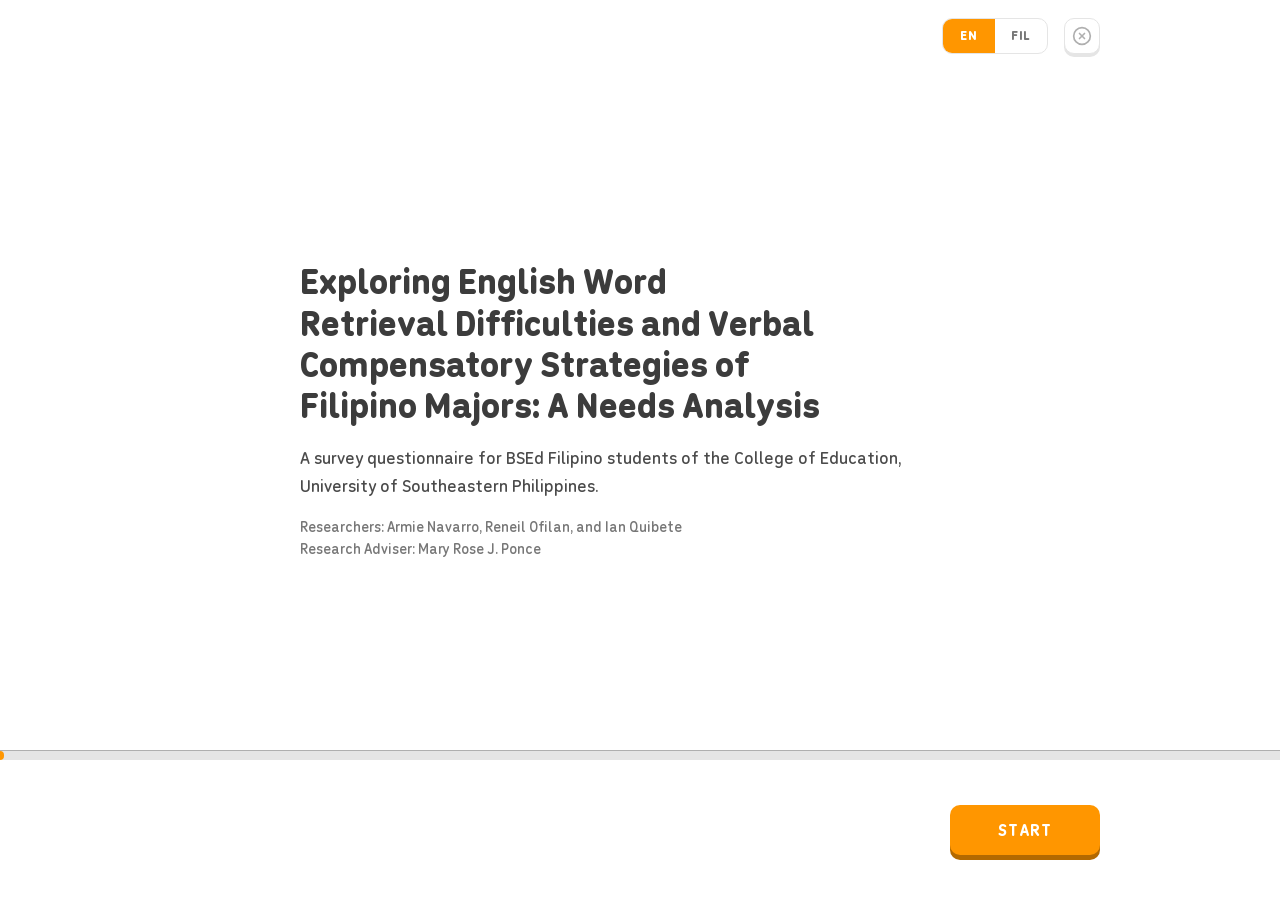
<file: index.html>
<!doctype html>
<html lang="en" class="h-full">
  <head>
    <meta charset="UTF-8" />
    <meta name="viewport" content="width=device-width, initial-scale=1.0, viewport-fit=cover" />
    <meta name="theme-color" content="#ffffff" />
    <meta name="robots" content="noindex, nofollow" />
    <link rel="icon" href="data:image/svg+xml,%3Csvg xmlns='http://www.w3.org/2000/svg' viewBox='0 0 32 32'%3E%3Ccircle cx='16' cy='16' r='14' fill='%23ff9600'/%3E%3Cpath d='M10 16.5l4 4 8-9' fill='none' stroke='white' stroke-width='3.5' stroke-linecap='round' stroke-linejoin='round'/%3E%3C/svg%3E" />
    <title>English Word Retrieval Questionnaire</title>
    <script type="module" crossorigin src="./assets/main-g32Z3EhO.js"></script>
    <link rel="modulepreload" crossorigin href="./assets/ProgressBar-BohyqUlb.js">
    <link rel="stylesheet" crossorigin href="./assets/ProgressBar-ou8UFPXG.css">
  </head>
  <body class="h-full">
    <div id="root" class="h-full"></div>
  </body>
</html>
</file>
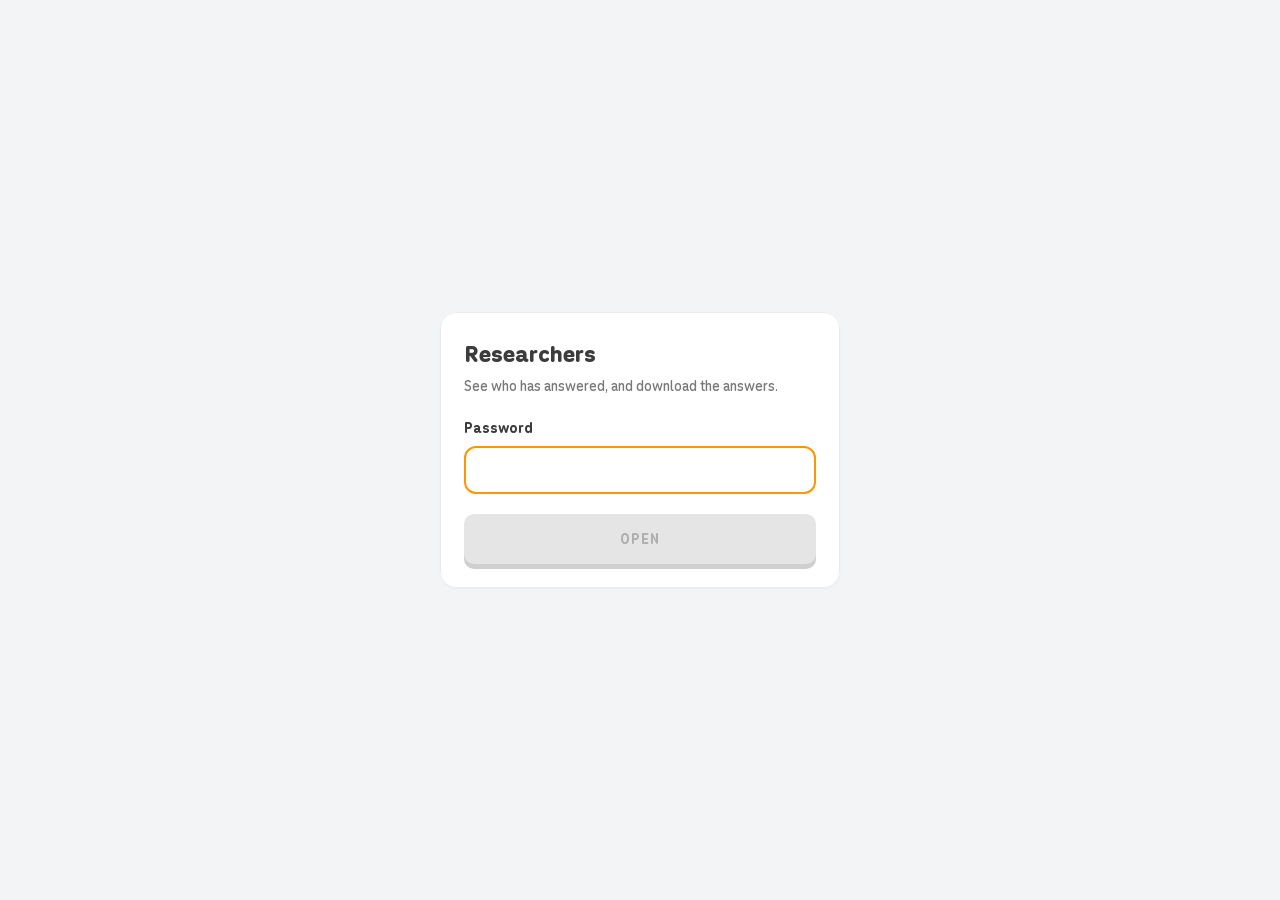
<file: researchers/index.html>
<!doctype html>
<html lang="en" class="h-full">
  <head>
    <meta charset="UTF-8" />
    <meta name="viewport" content="width=device-width, initial-scale=1.0" />
    <meta name="robots" content="noindex, nofollow" />
    <link rel="icon" href="data:image/svg+xml,%3Csvg xmlns='http://www.w3.org/2000/svg' viewBox='0 0 32 32'%3E%3Ccircle cx='16' cy='16' r='14' fill='%23ff9600'/%3E%3Cpath d='M10 16.5l4 4 8-9' fill='none' stroke='white' stroke-width='3.5' stroke-linecap='round' stroke-linejoin='round'/%3E%3C/svg%3E" />
    <title>Questionnaire · Researchers</title>
    <script type="module" crossorigin src="../assets/researchers--WvnpA98.js"></script>
    <link rel="modulepreload" crossorigin href="../assets/ProgressBar-BohyqUlb.js">
    <link rel="stylesheet" crossorigin href="../assets/ProgressBar-ou8UFPXG.css">
  </head>
  <body class="h-full">
    <div id="root" class="h-full"></div>
  </body>
</html>
</file>
<file: assets/ProgressBar-ou8UFPXG.css>
/*! tailwindcss v4.3.3 | MIT License | https://tailwindcss.com */
@layer properties{@supports (((-webkit-hyphens:none)) and (not (margin-trim:inline))) or ((-moz-orient:inline) and (not (color:rgb(from red r g b)))){*,:before,:after,::backdrop{--tw-translate-x:0;--tw-translate-y:0;--tw-translate-z:0;--tw-border-style:solid;--tw-leading:initial;--tw-font-weight:initial;--tw-tracking:initial;--tw-ordinal:initial;--tw-slashed-zero:initial;--tw-numeric-figure:initial;--tw-numeric-spacing:initial;--tw-numeric-fraction:initial;--tw-shadow:0 0 #0000;--tw-shadow-color:initial;--tw-shadow-alpha:100%;--tw-inset-shadow:0 0 #0000;--tw-inset-shadow-color:initial;--tw-inset-shadow-alpha:100%;--tw-ring-color:initial;--tw-ring-shadow:0 0 #0000;--tw-inset-ring-color:initial;--tw-inset-ring-shadow:0 0 #0000;--tw-ring-inset:initial;--tw-ring-offset-width:0px;--tw-ring-offset-color:#fff;--tw-ring-offset-shadow:0 0 #0000;--tw-outline-style:solid;--tw-duration:initial;--tw-ease:initial;--tw-content:""}}}@layer theme{:root,:host{--font-sans:"Tuwon Sans", ui-sans-serif, system-ui, sans-serif;--font-mono:ui-monospace, SFMono-Regular, Menlo, Monaco, Consolas, "Liberation Mono", "Courier New", monospace;--spacing:.25rem;--font-weight-normal:400;--font-weight-medium:420;--font-weight-semibold:480;--font-weight-bold:640;--font-weight-extrabold:800;--font-weight-black:900;--tracking-normal:0em;--leading-snug:1.375;--ease-out:cubic-bezier(0, 0, .2, 1);--animate-spin:spin 1s linear infinite;--default-transition-duration:.15s;--default-transition-timing-function:cubic-bezier(.4, 0, .2, 1);--default-font-family:var(--font-sans);--default-mono-font-family:var(--font-mono);--color-white:#fff;--color-black:#000;--color-bg:#fff;--color-surface:#f7f7f7;--color-line:#e5e5e5;--color-line-shadow:#cfcfcf;--color-ink-strong:#3c3c3c;--color-ink:#4b4b4b;--color-ink-secondary:#777;--color-ink-soft:#777;--color-ink-muted:#afafaf;--color-ink-button:#afafaf;--color-brand:#ff9600;--color-brand-shadow:#b36900;--color-brand-tint:#ffebcf;--color-brand-wash:#fff4e5;--color-brand-glow:#ffb040;--color-brand-ink:#9a5200;--color-focus:var(--color-brand);--color-correct:#58cc02;--color-correct-dark:#58a700;--color-incorrect:#ff4b4b;--color-incorrect-dark:#a70404;--color-incorrect-ink:#ea2b2b;--color-exit:#dd5d37;--color-app-bg:#f3f4f6;--color-panel:#fff;--color-line-hair:#00000014;--radius-sm:5px;--radius-md:10px;--radius-lg:16px;--radius-xl:24px;--radius-pill:999px;--shadow-card:0 1px 2px #0000000a;--spacing-strip:50px}}@layer base{*,:after,:before,::backdrop{box-sizing:border-box;border:0 solid;margin:0;padding:0}::file-selector-button{box-sizing:border-box;border:0 solid;margin:0;padding:0}html,:host{-webkit-text-size-adjust:100%;tab-size:4;line-height:1.5;font-family:var(--default-font-family,-apple-system, BlinkMacSystemFont, "Segoe UI", Roboto, "Helvetica Neue", "Noto Sans", Arial, sans-serif, "Apple Color Emoji", "Segoe UI Emoji", "Segoe UI Symbol", "Noto Color Emoji");font-feature-settings:var(--default-font-feature-settings,normal);font-variation-settings:var(--default-font-variation-settings,normal);-webkit-tap-highlight-color:transparent}hr{height:0;color:inherit;border-top-width:1px}abbr:where([title]){-webkit-text-decoration:underline dotted;text-decoration:underline dotted}h1,h2,h3,h4,h5,h6{font-size:inherit;font-weight:inherit}a{color:inherit;-webkit-text-decoration:inherit;-webkit-text-decoration:inherit;-webkit-text-decoration:inherit;-webkit-text-decoration:inherit;text-decoration:inherit}b,strong{font-weight:bolder}code,kbd,samp,pre{font-family:var(--default-mono-font-family,ui-monospace, SFMono-Regular, Menlo, Monaco, Consolas, "Liberation Mono", "Courier New", monospace);font-feature-settings:var(--default-mono-font-feature-settings,normal);font-variation-settings:var(--default-mono-font-variation-settings,normal);font-size:1em}small{font-size:80%}sub,sup{vertical-align:baseline;font-size:75%;line-height:0;position:relative}sub{bottom:-.25em}sup{top:-.5em}table{text-indent:0;border-color:inherit;border-collapse:collapse}:-moz-focusring:where(:not(iframe)){outline:auto}progress{vertical-align:baseline}summary{display:list-item}ol,ul,menu{list-style:none}img,svg,video,canvas,audio,iframe,embed,object{vertical-align:middle;display:block}img,video{max-width:100%;height:auto}button,input,select,optgroup,textarea{font:inherit;font-feature-settings:inherit;font-variation-settings:inherit;letter-spacing:inherit;color:inherit;opacity:1;background-color:#0000;border-radius:0}::file-selector-button{font:inherit;font-feature-settings:inherit;font-variation-settings:inherit;letter-spacing:inherit;color:inherit;opacity:1;background-color:#0000;border-radius:0}:where(select:is([multiple],[size])) optgroup{font-weight:bolder}:where(select:is([multiple],[size])) optgroup option{padding-inline-start:20px}::file-selector-button{margin-inline-end:4px}::placeholder{opacity:1}@supports (not ((-webkit-appearance:-apple-pay-button))) or (contain-intrinsic-size:1px){::placeholder{color:currentColor}@supports (color:color-mix(in lab, red, red)){::placeholder{color:color-mix(in oklab, currentcolor 50%, transparent)}}}textarea{resize:vertical}::-webkit-search-decoration{-webkit-appearance:none}::-webkit-date-and-time-value{min-height:1lh;text-align:inherit}::-webkit-datetime-edit{display:inline-flex}::-webkit-datetime-edit-fields-wrapper{padding:0}::-webkit-datetime-edit{padding-block:0}::-webkit-datetime-edit-year-field{padding-block:0}::-webkit-datetime-edit-month-field{padding-block:0}::-webkit-datetime-edit-day-field{padding-block:0}::-webkit-datetime-edit-hour-field{padding-block:0}::-webkit-datetime-edit-minute-field{padding-block:0}::-webkit-datetime-edit-second-field{padding-block:0}::-webkit-datetime-edit-millisecond-field{padding-block:0}::-webkit-datetime-edit-meridiem-field{padding-block:0}::-webkit-calendar-picker-indicator{line-height:1}:-moz-ui-invalid{box-shadow:none}button,input:where([type=button],[type=reset],[type=submit]){appearance:button}::file-selector-button{appearance:button}::-webkit-inner-spin-button{height:auto}::-webkit-outer-spin-button{height:auto}[hidden]:where(:not([hidden=until-found])){display:none!important}html,body,#root{height:100%}body{background-color:var(--color-bg);font-family:var(--font-sans);color:var(--color-ink);-webkit-font-smoothing:antialiased;-moz-osx-font-smoothing:grayscale;-webkit-tap-highlight-color:transparent}:root{--focus-width:1px}:where(button,a,input,select,textarea,[tabindex]):focus-visible{outline:var(--focus-width) solid var(--color-focus);outline-offset:2px}}@layer components{.press{--press-depth:5px;--press-color:var(--color-line);box-shadow:0 var(--press-depth) 0 0 var(--press-color);-webkit-user-select:none;user-select:none;touch-action:manipulation;transition:none;position:relative}.press:active:not(:disabled),.press.is-pressed:not(:disabled),.press[data-tap-pressed]:not(:disabled){box-shadow:none;transform:translateY(var(--press-depth))}.press:disabled{cursor:default}.press:focus-visible{outline:none}.press:focus-visible:after{content:"";inset:-1px -1px calc(-1px - var(--press-depth)) -1px;border-radius:inherit;outline:var(--focus-width) solid var(--color-focus);outline-offset:2px;pointer-events:none;position:absolute}.press:active:not(:disabled):after,.press.is-pressed:not(:disabled):after,.press[data-tap-pressed]:not(:disabled):after{bottom:-1px}}@layer utilities{.pointer-events-auto{pointer-events:auto}.pointer-events-none{pointer-events:none}.sr-only{clip-path:inset(50%);white-space:nowrap;border-width:0;width:1px;height:1px;margin:-1px;padding:0;position:absolute;overflow:hidden}.absolute{position:absolute}.fixed{position:fixed}.relative{position:relative}.static{position:static}.sticky{position:sticky}.inset-0{inset:0}.inset-x-0{inset-inline:0}.bottom-\[4px\]{bottom:4px}.bottom-\[5px\]{bottom:5px}.bottom-\[21px\]{bottom:21px}.bottom-\[25px\]{bottom:25px}.bottom-\[104px\]{bottom:104px}.bottom-full{bottom:100%}.z-40{z-index:40}.z-50{z-index:50}.mx-auto{margin-inline:auto}.-my-3{margin-block:calc(var(--spacing) * -3)}.-mt-2{margin-top:calc(var(--spacing) * -2)}.-mt-\[2px\]{margin-top:-2px}.mt-1{margin-top:var(--spacing)}.mt-\[1px\]{margin-top:1px}.mt-\[2px\]{margin-top:2px}.mt-auto{margin-top:auto}.mr-2{margin-right:calc(var(--spacing) * 2)}.mb-1{margin-bottom:var(--spacing)}.mb-\[3px\]{margin-bottom:3px}.ml-auto{margin-left:auto}.block{display:block}.contents{display:contents}.flex{display:flex}.grid{display:grid}.hidden{display:none}.inline-flex{display:inline-flex}.table{display:table}.h-app{height:100dvh}.h-5{height:calc(var(--spacing) * 5)}.h-6{height:calc(var(--spacing) * 6)}.h-10{height:calc(var(--spacing) * 10)}.h-12{height:calc(var(--spacing) * 12)}.h-\[2px\]{height:2px}.h-\[6px\]{height:6px}.h-\[8px\]{height:8px}.h-\[10px\]{height:10px}.h-\[23px\]{height:23px}.h-\[30px\]{height:30px}.h-\[36px\]{height:36px}.h-\[44px\]{height:44px}.h-\[48px\]{height:48px}.h-\[50px\]{height:50px}.h-\[56px\]{height:56px}.h-\[58px\]{height:58px}.h-\[72px\]{height:72px}.h-\[80px\]{height:80px}.h-\[92px\]{height:92px}.h-\[96px\]{height:96px}.h-\[116px\]{height:116px}.h-\[120px\]{height:120px}.h-\[140px\]{height:140px}.h-\[max\(0px\,calc\(\(100\%_-_320px\)\/2\)\)\]{height:max(0px,50% - 160px)}.h-full{height:100%}.h-strip{height:var(--spacing-strip)}.max-h-\[320px\]{max-height:320px}.min-h-0{min-height:0}.min-h-\[44px\]{min-height:44px}.min-h-\[48px\]{min-height:48px}.min-h-\[64px\]{min-height:64px}.min-h-dvh{min-height:100dvh}.min-h-full{min-height:100%}.w-5{width:calc(var(--spacing) * 5)}.w-6{width:calc(var(--spacing) * 6)}.w-10{width:calc(var(--spacing) * 10)}.w-12{width:calc(var(--spacing) * 12)}.w-\[5px\]{width:5px}.w-\[15px\]{width:15px}.w-\[30px\]{width:30px}.w-\[36px\]{width:36px}.w-\[44px\]{width:44px}.w-\[52px\]{width:52px}.w-\[96px\]{width:96px}.w-\[120px\]{width:120px}.w-\[130px\]{width:130px}.w-\[150px\]{width:150px}.w-\[320px\]{width:320px}.w-full{width:100%}.max-w-\[400px\]{max-width:400px}.max-w-\[440px\]{max-width:440px}.max-w-\[480px\]{max-width:480px}.max-w-\[560px\]{max-width:560px}.max-w-\[1000px\]{max-width:1000px}.min-w-0{min-width:0}.min-w-\[44px\]{min-width:44px}.min-w-\[150px\]{min-width:150px}.flex-1{flex:1}.shrink-0{flex-shrink:0}.grow{flex-grow:1}.border-collapse{border-collapse:collapse}.-translate-x-1\/2{--tw-translate-x:calc(calc(1 / 2 * 100%) * -1);translate:var(--tw-translate-x) var(--tw-translate-y)}.animate-spin{animation:var(--animate-spin)}.cursor-pointer{cursor:pointer}.touch-none{touch-action:none}.resize-none{resize:none}.grid-cols-2{grid-template-columns:repeat(2,minmax(0,1fr))}.grid-cols-5{grid-template-columns:repeat(5,minmax(0,1fr))}.flex-col{flex-direction:column}.flex-wrap{flex-wrap:wrap}.items-baseline{align-items:baseline}.items-center{align-items:center}.items-end{align-items:flex-end}.items-start{align-items:flex-start}.justify-between{justify-content:space-between}.justify-center{justify-content:center}.justify-end{justify-content:flex-end}.gap-1{gap:var(--spacing)}.gap-2{gap:calc(var(--spacing) * 2)}.gap-3{gap:calc(var(--spacing) * 3)}.gap-4{gap:calc(var(--spacing) * 4)}.gap-5{gap:calc(var(--spacing) * 5)}.gap-6{gap:calc(var(--spacing) * 6)}.gap-7{gap:calc(var(--spacing) * 7)}.gap-8{gap:calc(var(--spacing) * 8)}.gap-\[3px\]{gap:3px}.gap-\[6px\]{gap:6px}.gap-\[14px\]{gap:14px}.gap-x-2{column-gap:calc(var(--spacing) * 2)}.gap-x-4{column-gap:calc(var(--spacing) * 4)}.gap-y-1{row-gap:var(--spacing)}.gap-y-3{row-gap:calc(var(--spacing) * 3)}.overflow-hidden{overflow:hidden}.overflow-y-auto{overflow-y:auto}.card{background-color:var(--color-panel);border-radius:var(--radius-lg);outline:1px solid var(--color-line-hair);outline-offset:-1px;box-shadow:var(--shadow-card)}.rounded-\[4px\]{border-radius:4px}.rounded-\[5px\]{border-radius:5px}.rounded-\[7px\]{border-radius:7px}.rounded-\[8px\]{border-radius:8px}.rounded-\[12px\]{border-radius:12px}.rounded-\[16px\]{border-radius:16px}.rounded-full{border-radius:2147483647px}.rounded-md{border-radius:var(--radius-md)}.rounded-pill{border-radius:var(--radius-pill)}.rounded-sm{border-radius:var(--radius-sm)}.rounded-xl{border-radius:var(--radius-xl)}.rounded-r-pill{border-top-right-radius:var(--radius-pill);border-bottom-right-radius:var(--radius-pill)}.border{border-style:var(--tw-border-style);border-width:1px}.border-2{border-style:var(--tw-border-style);border-width:2px}.border-\[6px\]{border-style:var(--tw-border-style);border-width:6px}.border-t{border-top-style:var(--tw-border-style);border-top-width:1px}.border-t-2{border-top-style:var(--tw-border-style);border-top-width:2px}.border-brand{border-color:var(--color-brand)}.border-incorrect{border-color:var(--color-incorrect)}.border-ink-muted{border-color:var(--color-ink-muted)}.border-line{border-color:var(--color-line)}.bg-app-bg{background-color:var(--color-app-bg)}.bg-bg{background-color:var(--color-bg)}.bg-black\/50{background-color:#00000080}@supports (color:color-mix(in lab, red, red)){.bg-black\/50{background-color:color-mix(in oklab, var(--color-black) 50%, transparent)}}.bg-brand{background-color:var(--color-brand)}.bg-brand-glow{background-color:var(--color-brand-glow)}.bg-brand-tint{background-color:var(--color-brand-tint)}.bg-brand-wash{background-color:var(--color-brand-wash)}.bg-correct{background-color:var(--color-correct)}.bg-incorrect{background-color:var(--color-incorrect)}.bg-ink-strong{background-color:var(--color-ink-strong)}.bg-line{background-color:var(--color-line)}.bg-surface{background-color:var(--color-surface)}.bg-transparent{background-color:#0000}.bg-white{background-color:var(--color-white)}.p-3{padding:calc(var(--spacing) * 3)}.p-4{padding:calc(var(--spacing) * 4)}.p-5{padding:calc(var(--spacing) * 5)}.p-6{padding:calc(var(--spacing) * 6)}.p-\[3px\]{padding:3px}.p-\[7px\]{padding:7px}.p-\[10px\]{padding:10px}.px-1{padding-inline:var(--spacing)}.px-2{padding-inline:calc(var(--spacing) * 2)}.px-4{padding-inline:calc(var(--spacing) * 4)}.px-5{padding-inline:calc(var(--spacing) * 5)}.px-6{padding-inline:calc(var(--spacing) * 6)}.px-10{padding-inline:calc(var(--spacing) * 10)}.px-\[1px\]{padding-inline:1px}.px-\[70px\]{padding-inline:70px}.py-3{padding-block:calc(var(--spacing) * 3)}.py-5{padding-block:calc(var(--spacing) * 5)}.py-6{padding-block:calc(var(--spacing) * 6)}.py-\[18px\]{padding-block:18px}.pt-0{padding-top:0}.pt-\[2px\]{padding-top:2px}.pr-\[4px\]{padding-right:4px}.pb-2{padding-bottom:calc(var(--spacing) * 2)}.pb-3{padding-bottom:calc(var(--spacing) * 3)}.pb-5{padding-bottom:calc(var(--spacing) * 5)}.pb-8{padding-bottom:calc(var(--spacing) * 8)}.pb-10{padding-bottom:calc(var(--spacing) * 10)}.pb-12{padding-bottom:calc(var(--spacing) * 12)}.text-center{text-align:center}.text-left{text-align:left}.text-\[11px\]{font-size:11px}.text-\[12px\]{font-size:12px}.text-\[13px\]{font-size:13px}.text-\[14px\]{font-size:14px}.text-\[15px\]{font-size:15px}.text-\[16px\]{font-size:16px}.text-\[17px\]{font-size:17px}.text-\[18px\]{font-size:18px}.text-\[19px\]{font-size:19px}.text-\[20px\]{font-size:20px}.text-\[21px\]{font-size:21px}.text-\[22px\]{font-size:22px}.text-\[23px\]{font-size:23px}.text-\[24px\]{font-size:24px}.text-\[26px\]{font-size:26px}.text-\[30px\]{font-size:30px}.text-\[32px\]{font-size:32px}.text-\[36px\]{font-size:36px}.leading-\[1\.2\]{--tw-leading:1.2;line-height:1.2}.leading-\[1\.15\]{--tw-leading:1.15;line-height:1.15}.leading-\[1\.25\]{--tw-leading:1.25;line-height:1.25}.leading-\[13px\]{--tw-leading:13px;line-height:13px}.leading-\[17px\]{--tw-leading:17px;line-height:17px}.leading-\[18px\]{--tw-leading:18px;line-height:18px}.leading-\[19px\]{--tw-leading:19px;line-height:19px}.leading-\[20px\]{--tw-leading:20px;line-height:20px}.leading-\[21px\]{--tw-leading:21px;line-height:21px}.leading-\[22px\]{--tw-leading:22px;line-height:22px}.leading-\[24px\]{--tw-leading:24px;line-height:24px}.leading-\[27px\]{--tw-leading:27px;line-height:27px}.leading-\[28px\]{--tw-leading:28px;line-height:28px}.leading-snug{--tw-leading:var(--leading-snug);line-height:var(--leading-snug)}.font-\[700\]{--tw-font-weight:700;font-weight:700}.font-\[800\]{--tw-font-weight:800;font-weight:800}.font-black{--tw-font-weight:var(--font-weight-black);font-weight:var(--font-weight-black)}.font-bold{--tw-font-weight:var(--font-weight-bold);font-weight:var(--font-weight-bold)}.font-extrabold{--tw-font-weight:var(--font-weight-extrabold);font-weight:var(--font-weight-extrabold)}.font-medium{--tw-font-weight:var(--font-weight-medium);font-weight:var(--font-weight-medium)}.font-normal{--tw-font-weight:var(--font-weight-normal);font-weight:var(--font-weight-normal)}.font-semibold{--tw-font-weight:var(--font-weight-semibold);font-weight:var(--font-weight-semibold)}.tracking-\[0\.8px\]{--tw-tracking:.8px;letter-spacing:.8px}.tracking-\[1px\]{--tw-tracking:1px;letter-spacing:1px}.text-balance{text-wrap:balance}.text-pretty{text-wrap:pretty}.whitespace-pre-line{white-space:pre-line}.text-brand{color:var(--color-brand)}.text-brand-ink{color:var(--color-brand-ink)}.text-exit{color:var(--color-exit)}.text-incorrect{color:var(--color-incorrect)}.text-incorrect-ink{color:var(--color-incorrect-ink)}.text-ink{color:var(--color-ink)}.text-ink-button{color:var(--color-ink-button)}.text-ink-muted{color:var(--color-ink-muted)}.text-ink-secondary{color:var(--color-ink-secondary)}.text-ink-soft{color:var(--color-ink-soft)}.text-ink-strong{color:var(--color-ink-strong)}.text-line{color:var(--color-line)}.text-white{color:var(--color-white)}.uppercase{text-transform:uppercase}.italic{font-style:italic}.ordinal{--tw-ordinal:ordinal;font-variant-numeric:var(--tw-ordinal,) var(--tw-slashed-zero,) var(--tw-numeric-figure,) var(--tw-numeric-spacing,) var(--tw-numeric-fraction,)}.underline-offset-4{text-underline-offset:4px}.shadow{--tw-shadow:0 1px 3px 0 var(--tw-shadow-color,#0000001a), 0 1px 2px -1px var(--tw-shadow-color,#0000001a);box-shadow:var(--tw-inset-shadow), var(--tw-inset-ring-shadow), var(--tw-ring-offset-shadow), var(--tw-ring-shadow), var(--tw-shadow)}.shadow-\[0_3px_0_0_var\(--color-line\)\]{--tw-shadow:0 3px 0 0 var(--tw-shadow-color,var(--color-line));box-shadow:var(--tw-inset-shadow), var(--tw-inset-ring-shadow), var(--tw-ring-offset-shadow), var(--tw-ring-shadow), var(--tw-shadow)}.shadow-lg{--tw-shadow:0 10px 15px -3px var(--tw-shadow-color,#0000001a), 0 4px 6px -4px var(--tw-shadow-color,#0000001a);box-shadow:var(--tw-inset-shadow), var(--tw-inset-ring-shadow), var(--tw-ring-offset-shadow), var(--tw-ring-shadow), var(--tw-shadow)}.ring{--tw-ring-shadow:var(--tw-ring-inset,) 0 0 0 calc(1px + var(--tw-ring-offset-width)) var(--tw-ring-color,currentcolor);box-shadow:var(--tw-inset-shadow), var(--tw-inset-ring-shadow), var(--tw-ring-offset-shadow), var(--tw-ring-shadow), var(--tw-shadow)}.outline{outline-style:var(--tw-outline-style);outline-width:1px}.transition{transition-property:color,background-color,border-color,outline-color,text-decoration-color,fill,stroke,--tw-gradient-from,--tw-gradient-via,--tw-gradient-to,opacity,box-shadow,transform,translate,scale,rotate,filter,-webkit-backdrop-filter,backdrop-filter,display,content-visibility,overlay,pointer-events;transition-timing-function:var(--tw-ease,var(--default-transition-timing-function));transition-duration:var(--tw-duration,var(--default-transition-duration))}.transition-\[left\]{transition-property:left;transition-timing-function:var(--tw-ease,var(--default-transition-timing-function));transition-duration:var(--tw-duration,var(--default-transition-duration))}.transition-colors{transition-property:color,background-color,border-color,outline-color,text-decoration-color,fill,stroke,--tw-gradient-from,--tw-gradient-via,--tw-gradient-to;transition-timing-function:var(--tw-ease,var(--default-transition-timing-function));transition-duration:var(--tw-duration,var(--default-transition-duration))}.duration-150{--tw-duration:.15s;transition-duration:.15s}.duration-300{--tw-duration:.3s;transition-duration:.3s}.ease-out{--tw-ease:var(--ease-out);transition-timing-function:var(--ease-out)}.outline-none{--tw-outline-style:none;outline-style:none}.select-none{-webkit-user-select:none;user-select:none}.\[--press-color\:var\(--color-brand\)\]{--press-color:var(--color-brand)}.\[--press-color\:var\(--color-brand-shadow\)\]{--press-color:var(--color-brand-shadow)}.\[--press-color\:var\(--color-correct-dark\)\]{--press-color:var(--color-correct-dark)}.\[--press-color\:var\(--color-incorrect-dark\)\]{--press-color:var(--color-incorrect-dark)}.\[--press-color\:var\(--color-line\)\]{--press-color:var(--color-line)}.\[--press-color\:var\(--color-line-shadow\)\]{--press-color:var(--color-line-shadow)}.\[--press-color\:var\(--color-skipped-dark\)\]{--press-color:var(--color-skipped-dark)}.\[--press-depth\:2px\]{--press-depth:2px}.\[--press-depth\:3px\]{--press-depth:3px}.\[--press-depth\:4px\]{--press-depth:4px}.\[--press-depth\:5px\]{--press-depth:5px}@media (hover:hover){.group-hover\:bg-surface:is(:where(.group):hover *){background-color:var(--color-surface)}}.placeholder\:font-\[500\]::placeholder{--tw-font-weight:500;font-weight:500}.placeholder\:tracking-normal::placeholder{--tw-tracking:var(--tracking-normal);letter-spacing:var(--tracking-normal)}.placeholder\:text-ink-muted::placeholder{color:var(--color-ink-muted)}.before\:absolute:before{content:var(--tw-content);position:absolute}.before\:-inset-\[4px\]:before{content:var(--tw-content);inset:-4px}.before\:-inset-\[11px\]:before{content:var(--tw-content);inset:-11px}.before\:inset-x-0:before{content:var(--tw-content);inset-inline:0}.before\:-inset-y-\[5px\]:before{content:var(--tw-content);inset-block:-5px}.before\:-inset-y-\[12px\]:before{content:var(--tw-content);inset-block:-12px}.before\:content-\[\'\'\]:before{--tw-content:"";content:var(--tw-content)}.first\:rounded-l-\[4px\]:first-child{border-top-left-radius:4px;border-bottom-left-radius:4px}.first\:rounded-l-\[9px\]:first-child{border-top-left-radius:9px;border-bottom-left-radius:9px}.last\:rounded-r-\[4px\]:last-child{border-top-right-radius:4px;border-bottom-right-radius:4px}.last\:rounded-r-\[9px\]:last-child{border-top-right-radius:9px;border-bottom-right-radius:9px}@media (hover:hover){.hover\:bg-surface:hover{background-color:var(--color-surface)}.hover\:underline:hover{text-decoration-line:underline}}.focus\:border-brand:focus{border-color:var(--color-brand)}.focus\:bg-white:focus{background-color:var(--color-white)}.focus-visible\:outline-none:focus-visible{--tw-outline-style:none;outline-style:none}@media (hover:hover){.enabled\:hover\:bg-surface:enabled:hover{background-color:var(--color-surface)}}@media (width>=560px){.min-\[560px\]\:grid{display:grid}.min-\[560px\]\:grid-cols-2{grid-template-columns:repeat(2,minmax(0,1fr))}.min-\[560px\]\:gap-x-4{column-gap:calc(var(--spacing) * 4)}}@media (width>=755px){.tablet\:bottom-\[164px\]{bottom:164px}.tablet\:max-w-\[680px\]{max-width:680px}.tablet\:grid-cols-2{grid-template-columns:repeat(2,minmax(0,1fr))}.tablet\:grid-cols-3{grid-template-columns:repeat(3,minmax(0,1fr))}.tablet\:px-8{padding-inline:calc(var(--spacing) * 8)}.tablet\:py-10{padding-block:calc(var(--spacing) * 10)}.tablet\:text-\[30px\]{font-size:30px}}.\[\&\:lang\(fil\)\]\:leading-\[20px\]:lang(fil){--tw-leading:20px;line-height:20px}}@font-face{font-family:Tuwon Sans;src:url(./TuwonSans-Variable-DMY5Oygs.woff2)format("woff2");font-weight:100 900;font-style:normal;font-display:swap}@property --tw-translate-x{syntax:"*";inherits:false;initial-value:0}@property --tw-translate-y{syntax:"*";inherits:false;initial-value:0}@property --tw-translate-z{syntax:"*";inherits:false;initial-value:0}@property --tw-border-style{syntax:"*";inherits:false;initial-value:solid}@property --tw-leading{syntax:"*";inherits:false}@property --tw-font-weight{syntax:"*";inherits:false}@property --tw-tracking{syntax:"*";inherits:false}@property --tw-ordinal{syntax:"*";inherits:false}@property --tw-slashed-zero{syntax:"*";inherits:false}@property --tw-numeric-figure{syntax:"*";inherits:false}@property --tw-numeric-spacing{syntax:"*";inherits:false}@property --tw-numeric-fraction{syntax:"*";inherits:false}@property --tw-shadow{syntax:"*";inherits:false;initial-value:0 0 #0000}@property --tw-shadow-color{syntax:"*";inherits:false}@property --tw-shadow-alpha{syntax:"<percentage>";inherits:false;initial-value:100%}@property --tw-inset-shadow{syntax:"*";inherits:false;initial-value:0 0 #0000}@property --tw-inset-shadow-color{syntax:"*";inherits:false}@property --tw-inset-shadow-alpha{syntax:"<percentage>";inherits:false;initial-value:100%}@property --tw-ring-color{syntax:"*";inherits:false}@property --tw-ring-shadow{syntax:"*";inherits:false;initial-value:0 0 #0000}@property --tw-inset-ring-color{syntax:"*";inherits:false}@property --tw-inset-ring-shadow{syntax:"*";inherits:false;initial-value:0 0 #0000}@property --tw-ring-inset{syntax:"*";inherits:false}@property --tw-ring-offset-width{syntax:"<length>";inherits:false;initial-value:0}@property --tw-ring-offset-color{syntax:"*";inherits:false;initial-value:#fff}@property --tw-ring-offset-shadow{syntax:"*";inherits:false;initial-value:0 0 #0000}@property --tw-outline-style{syntax:"*";inherits:false;initial-value:solid}@property --tw-duration{syntax:"*";inherits:false}@property --tw-ease{syntax:"*";inherits:false}@property --tw-content{syntax:"*";inherits:false;initial-value:""}@keyframes spin{to{transform:rotate(360deg)}}
</file>
